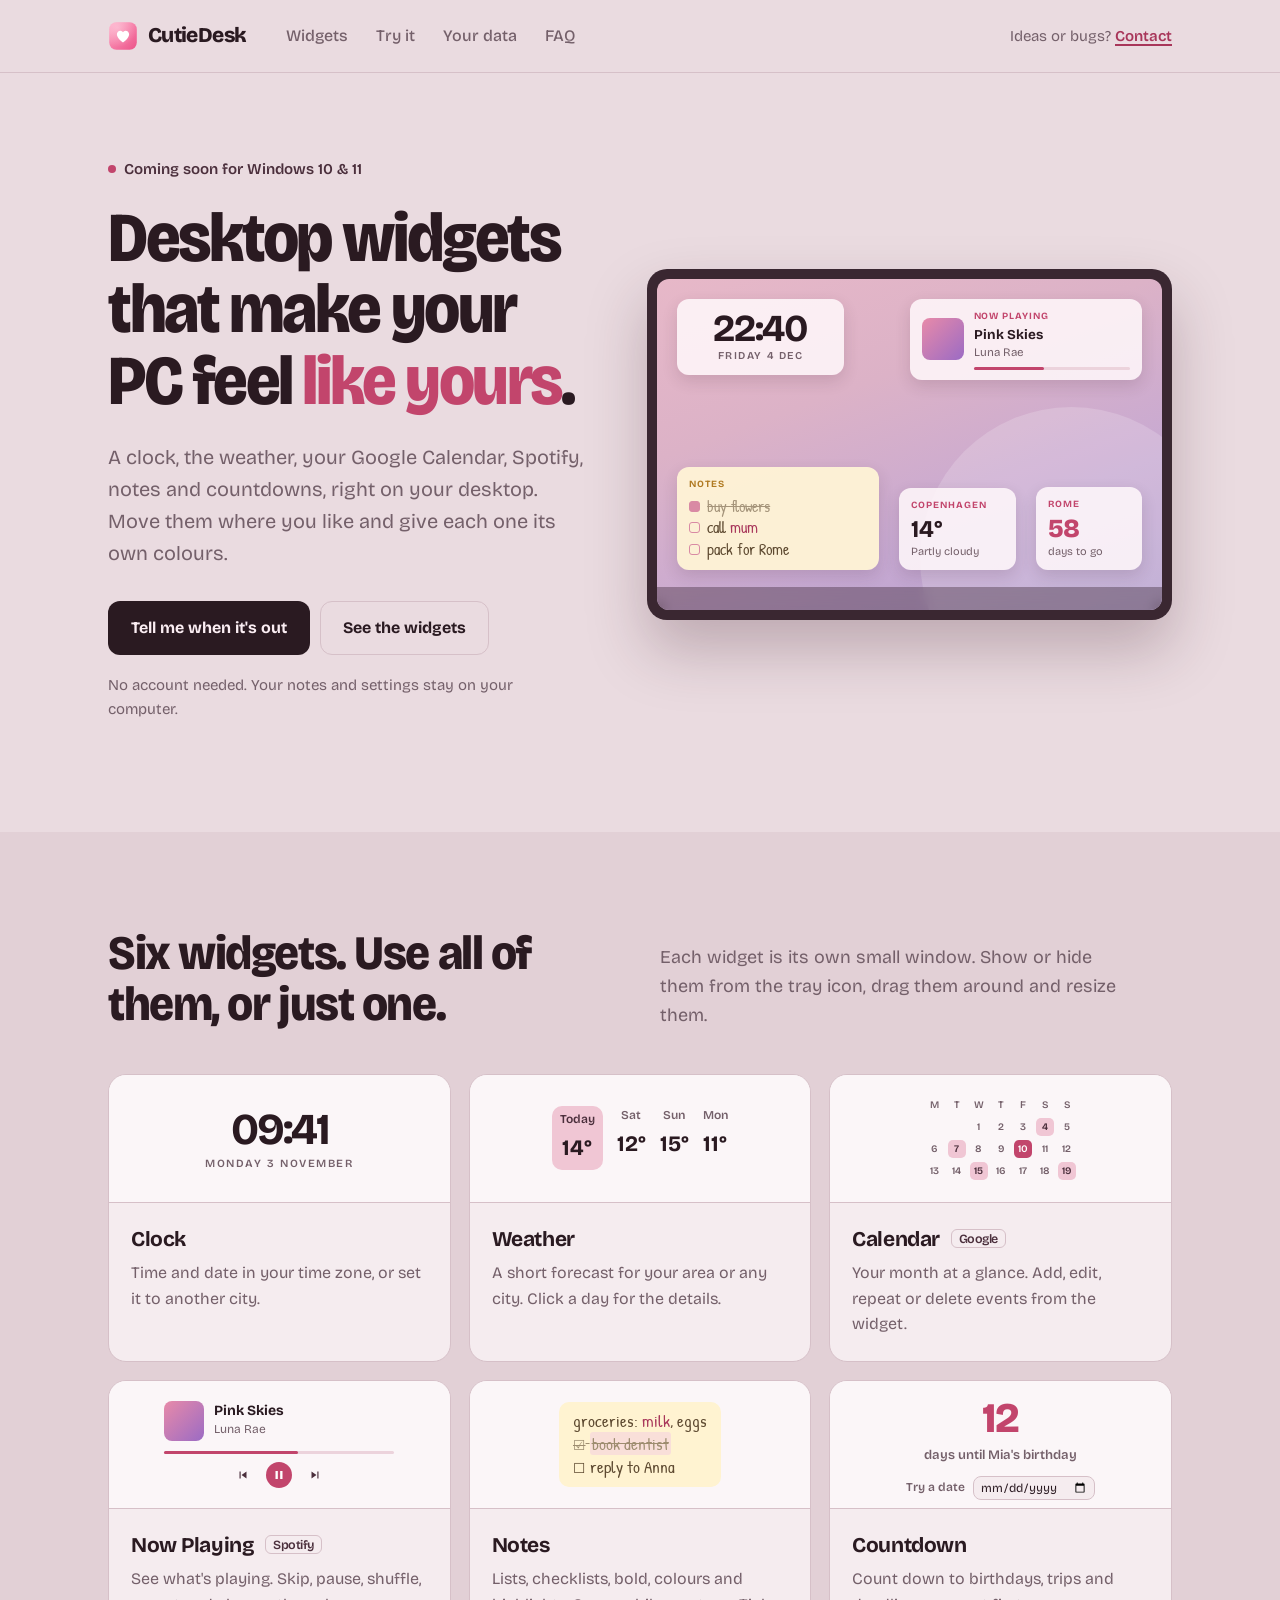
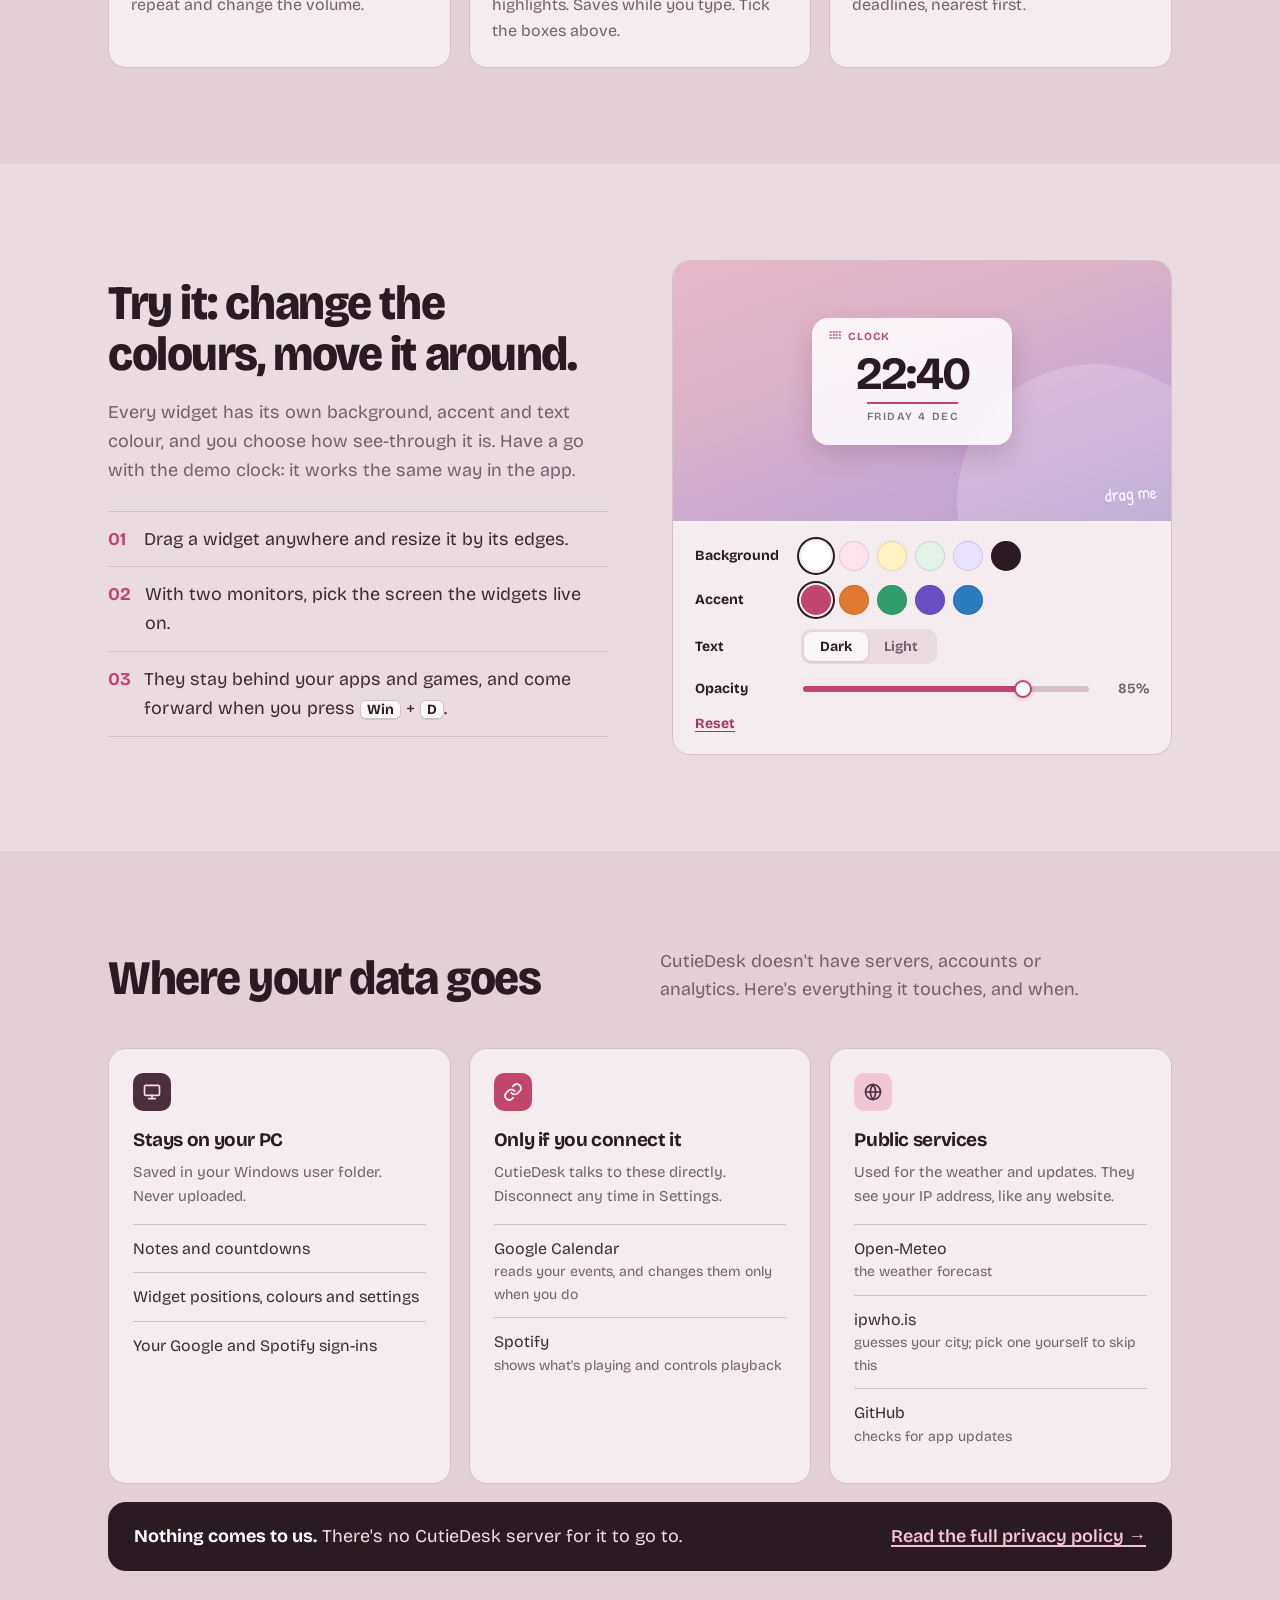
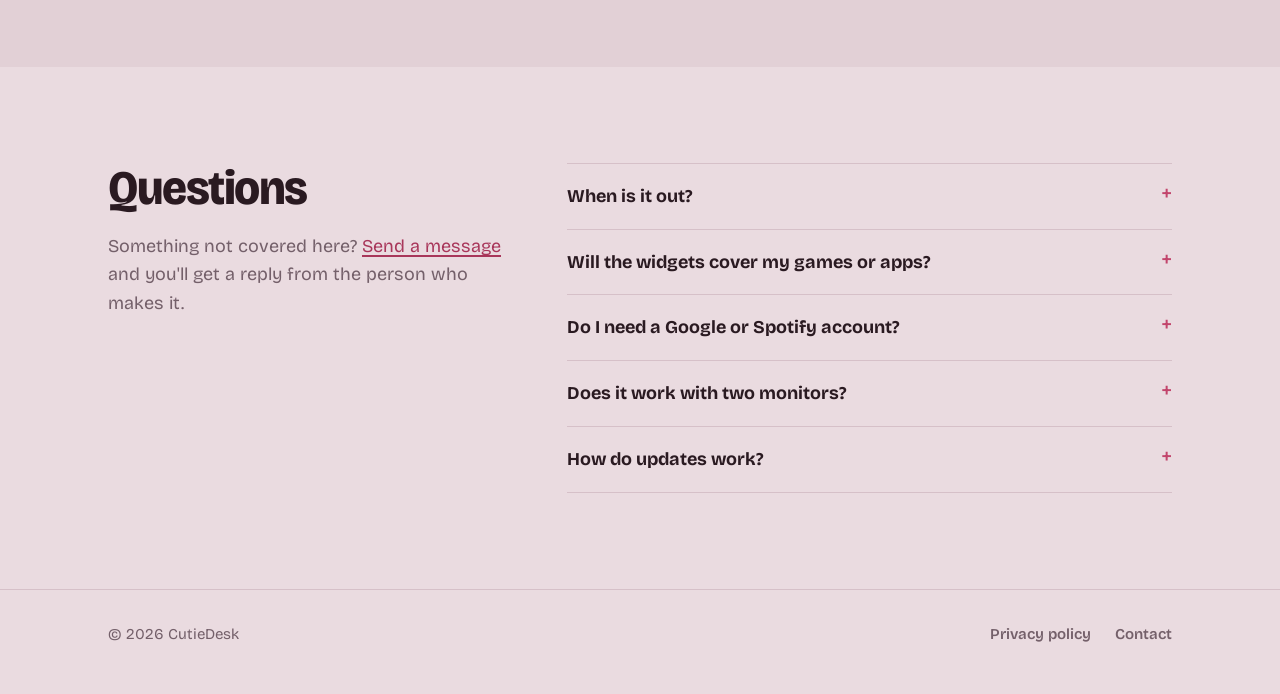
<file: index.html>
<!DOCTYPE html>
<html lang="en">
<head>
<meta charset="UTF-8" />
<meta name="viewport" content="width=device-width, initial-scale=1.0" />
<title>CutieDesk — Desktop widgets for Windows</title>
<meta name="description" content="CutieDesk puts a clock, weather, your Google Calendar, Spotify, notes and countdowns on your Windows desktop. Coming soon." />
<meta name="theme-color" content="#eadbe0" />
<meta property="og:title" content="CutieDesk — Desktop widgets for Windows" />
<meta property="og:description" content="A clock, weather, Google Calendar, Spotify, notes and countdowns on your Windows desktop." />
<link rel="icon" type="image/svg+xml" href="logo.svg" />
<link rel="preload" href="fonts/bricolage.woff2" as="font" type="font/woff2" crossorigin />
<link rel="stylesheet" href="style.css" />
</head>
<body>

<header class="nav">
  <div class="wrap">
    <a class="brand" href="./" aria-label="CutieDesk home">
      <img src="logo.svg" alt="" width="30" height="30" />
      CutieDesk
    </a>
    <nav class="nav-links" aria-label="Main">
      <a href="./#widgets">Widgets</a>
      <a href="./#customise">Try it</a>
      <a href="./#data">Your data</a>
      <a href="./#faq">FAQ</a>
    </nav>
    <div class="nav-right"><span>Ideas or bugs? </span><a href="./contact.html">Contact</a></div>
  </div>
</header>

<main>
  <section class="hero">
    <div class="wrap">
      <div>
        <div class="status">Coming soon for Windows 10 &amp; 11</div>
        <h1>Desktop widgets that make your PC feel <span class="accent">like yours</span>.</h1>
        <p class="lede">
          A clock, the weather, your Google Calendar, Spotify, notes and countdowns, right on your
          desktop. Move them where you like and give each one its own colours.
        </p>
        <div class="actions">
          <a class="btn btn-dark" href="./contact.html?topic=Launch">Tell me when it's out</a>
          <a class="btn btn-line" href="#widgets">See the widgets</a>
        </div>
        <p class="fine">No account needed. Your notes and settings stay on your computer.</p>
      </div>

      <div class="screen" role="img" aria-label="A Windows desktop with CutieDesk widgets: clock, music player, notes, weather and a countdown">
        <div class="wallpaper">
          <div class="mw mw-clock"><div class="t" data-live-time>18:42</div><div class="d" data-live-date>FRIDAY 24 OCT</div></div>
          <div class="mw mw-music">
            <div class="art"></div>
            <div style="min-width:0;flex:1">
              <div class="lab">Now playing</div>
              <div class="s">Pink Skies</div>
              <div class="a">Luna Rae</div>
              <div class="bar"><i></i></div>
            </div>
          </div>
          <div class="mw mw-notes">
            <div class="lab">Notes</div>
            <ul>
              <li><span class="c on"></span><span class="done">buy flowers</span></li>
              <li><span class="c"></span><span>call <b>mum</b></span></li>
              <li><span class="c"></span><span>pack for Rome</span></li>
            </ul>
          </div>
          <div class="mw mw-weather"><div class="lab">Copenhagen</div><div class="t">14°</div><div class="c">Partly cloudy</div></div>
          <div class="mw mw-count"><div class="lab">Rome</div><div class="n">58</div><div class="w">days to go</div></div>
          <div class="taskbar"></div>
        </div>
      </div>
    </div>
  </section>

  <section id="widgets" class="band">
    <div class="wrap">
      <div class="head">
        <h2>Six widgets. Use all of them, or just one.</h2>
        <p>Each widget is its own small window. Show or hide them from the tray icon, drag them around and resize them.</p>
      </div>
      <div class="cards">
        <article class="card">
          <div class="viz"><div class="v-clock">09:41<small>MONDAY 3 NOVEMBER</small></div></div>
          <div class="body"><h3>Clock</h3><p>Time and date in your time zone, or set it to another city.</p></div>
        </article>
        <article class="card">
          <div class="viz">
            <div class="v-weather">
              <div class="on">Today<b>14°</b></div><div>Sat<b>12°</b></div><div>Sun<b>15°</b></div><div>Mon<b>11°</b></div>
            </div>
          </div>
          <div class="body"><h3>Weather</h3><p>A short forecast for your area or any city. Click a day for the details.</p></div>
        </article>
        <article class="card">
          <div class="viz">
            <div class="v-cal" aria-hidden="true">
              <span>M</span><span>T</span><span>W</span><span>T</span><span>F</span><span>S</span><span>S</span>
              <span></span><span></span><span>1</span><span>2</span><span>3</span><span class="e">4</span><span>5</span>
              <span>6</span><span class="e">7</span><span>8</span><span>9</span><span class="t">10</span><span>11</span><span>12</span>
              <span>13</span><span>14</span><span class="e">15</span><span>16</span><span>17</span><span>18</span><span class="e">19</span>
            </div>
          </div>
          <div class="body"><h3>Calendar <span class="tag">Google</span></h3><p>Your month at a glance. Add, edit, repeat or delete events from the widget.</p></div>
        </article>
        <article class="card">
          <div class="viz">
            <div class="v-music">
              <div class="row"><div class="art"></div><div><div class="s">Pink Skies</div><div class="a">Luna Rae</div></div></div>
              <div class="bar"><i></i></div>
              <div class="ctl" aria-hidden="true">
                <svg viewBox="0 0 24 24"><path fill="currentColor" d="M6 6h2v12H6zM9.5 12 18 6v12z"/></svg>
                <span class="p"><svg viewBox="0 0 24 24"><path fill="currentColor" d="M6 5h4v14H6zM14 5h4v14h-4z"/></svg></span>
                <svg viewBox="0 0 24 24"><path fill="currentColor" d="M16 6h2v12h-2zM6 18V6l8.5 6z"/></svg>
              </div>
            </div>
          </div>
          <div class="body"><h3>Now Playing <span class="tag">Spotify</span></h3><p>See what's playing. Skip, pause, shuffle, repeat and change the volume.</p></div>
        </article>
        <article class="card">
          <div class="viz"><div class="v-notes">groceries: <b>milk</b>, eggs<br><span class="done"><button type="button" data-check aria-pressed="true" aria-label="book dentist">☑</button> <mark>book dentist</mark></span><br><span><button type="button" data-check aria-pressed="false" aria-label="reply to Anna">☐</button> reply to Anna</span></div></div>
          <div class="body"><h3>Notes</h3><p>Lists, checklists, bold, colours and highlights. Saves while you type. Tick the boxes above.</p></div>
        </article>
        <article class="card">
          <div class="viz"><div class="v-count"><b id="cdDays">12</b><span id="cdLabel">days until Mia's birthday</span><label class="cd-pick">Try a date <input type="date" id="cdDate" /></label></div></div>
          <div class="body"><h3>Countdown</h3><p>Count down to birthdays, trips and deadlines, nearest first.</p></div>
        </article>
      </div>
    </div>
  </section>

  <section id="customise">
    <div class="wrap split">
      <div>
        <h2>Try it: change the colours, move it around.</h2>
        <p style="margin-top:18px">Every widget has its own background, accent and text colour, and you choose how see-through it is. Have a go with the demo clock: it works the same way in the app.</p>
        <ul class="list">
          <li><span>01</span><span>Drag a widget anywhere and resize it by its edges.</span></li>
          <li><span>02</span><span>With two monitors, pick the screen the widgets live on.</span></li>
          <li><span>03</span><span>They stay behind your apps and games, and come forward when you press <kbd>Win</kbd> + <kbd>D</kbd>.</span></li>
        </ul>
      </div>
      <div class="demo">
        <div class="demo-stage" id="demoStage">
          <div class="demo-widget" id="demoWidget" tabindex="0" role="group" aria-label="Demo clock widget. Drag it, or use the arrow keys to move it.">
            <div class="dw-head"><span class="dw-dots" aria-hidden="true">⠿⠿</span><span>Clock</span></div>
            <div class="dw-time" data-live-time>18:42</div>
            <div class="dw-date" data-live-date>FRIDAY 24 OCT</div>
          </div>
          <span class="demo-hint">drag me</span>
        </div>
        <div class="demo-controls">
          <div class="ctl-row">
            <span class="ctl-label" id="bgLabel">Background</span>
            <div class="chips" role="group" aria-labelledby="bgLabel">
              <button type="button" data-bg="#ffffff" aria-pressed="true" aria-label="White" style="--c:#ffffff"></button>
              <button type="button" data-bg="#ffe3ec" aria-pressed="false" aria-label="Pink" style="--c:#ffe3ec"></button>
              <button type="button" data-bg="#fff3c4" aria-pressed="false" aria-label="Butter" style="--c:#fff3c4"></button>
              <button type="button" data-bg="#dff3e8" aria-pressed="false" aria-label="Mint" style="--c:#dff3e8"></button>
              <button type="button" data-bg="#e8e1ff" aria-pressed="false" aria-label="Lilac" style="--c:#e8e1ff"></button>
              <button type="button" data-bg="#2a1a21" aria-pressed="false" aria-label="Plum" style="--c:#2a1a21"></button>
            </div>
          </div>
          <div class="ctl-row">
            <span class="ctl-label" id="acLabel">Accent</span>
            <div class="chips" role="group" aria-labelledby="acLabel">
              <button type="button" data-accent="#c2456c" aria-pressed="true" aria-label="Rose" style="--c:#c2456c"></button>
              <button type="button" data-accent="#e0782f" aria-pressed="false" aria-label="Orange" style="--c:#e0782f"></button>
              <button type="button" data-accent="#2f9e6b" aria-pressed="false" aria-label="Green" style="--c:#2f9e6b"></button>
              <button type="button" data-accent="#6a4fc4" aria-pressed="false" aria-label="Purple" style="--c:#6a4fc4"></button>
              <button type="button" data-accent="#2b7bbf" aria-pressed="false" aria-label="Blue" style="--c:#2b7bbf"></button>
            </div>
          </div>
          <div class="ctl-row">
            <span class="ctl-label" id="txLabel">Text</span>
            <div class="seg" role="group" aria-labelledby="txLabel">
              <button type="button" data-text="dark" aria-pressed="true">Dark</button>
              <button type="button" data-text="light" aria-pressed="false">Light</button>
            </div>
          </div>
          <div class="ctl-row">
            <label class="ctl-label" for="opacity">Opacity</label>
            <input type="range" id="opacity" min="30" max="100" value="85" />
            <span class="ctl-value" id="opacityValue">85%</span>
          </div>
          <button type="button" class="reset" id="demoReset">Reset</button>
        </div>
      </div>
    </div>
  </section>

  <section id="data" class="band">
    <div class="wrap">
      <div class="head">
        <h2>Where your data goes</h2>
        <p>CutieDesk doesn't have servers, accounts or analytics. Here's everything it touches, and when.</p>
      </div>
      <div class="flow">
        <div class="flow-col c1">
          <div class="icon"><svg viewBox="0 0 24 24" fill="none" stroke="currentColor" stroke-width="2" stroke-linecap="round" stroke-linejoin="round"><rect x="3" y="4" width="18" height="12" rx="2"/><path d="M8 20h8M12 16v4"/></svg></div>
          <h3>Stays on your PC</h3>
          <p class="why">Saved in your Windows user folder. Never uploaded.</p>
          <ul>
            <li>Notes and countdowns</li>
            <li>Widget positions, colours and settings</li>
            <li>Your Google and Spotify sign-ins</li>
          </ul>
        </div>
        <div class="flow-col c2">
          <div class="icon"><svg viewBox="0 0 24 24" fill="none" stroke="currentColor" stroke-width="2" stroke-linecap="round" stroke-linejoin="round"><path d="M10 13a5 5 0 0 0 7.5.5l3-3a5 5 0 0 0-7-7l-1.7 1.7"/><path d="M14 11a5 5 0 0 0-7.5-.5l-3 3a5 5 0 0 0 7 7l1.7-1.7"/></svg></div>
          <h3>Only if you connect it</h3>
          <p class="why">CutieDesk talks to these directly. Disconnect any time in Settings.</p>
          <ul>
            <li>Google Calendar<small>reads your events, and changes them only when you do</small></li>
            <li>Spotify<small>shows what's playing and controls playback</small></li>
          </ul>
        </div>
        <div class="flow-col c3">
          <div class="icon"><svg viewBox="0 0 24 24" fill="none" stroke="currentColor" stroke-width="2" stroke-linecap="round" stroke-linejoin="round"><circle cx="12" cy="12" r="9"/><path d="M3 12h18M12 3a14 14 0 0 1 0 18M12 3a14 14 0 0 0 0 18"/></svg></div>
          <h3>Public services</h3>
          <p class="why">Used for the weather and updates. They see your IP address, like any website.</p>
          <ul>
            <li>Open-Meteo<small>the weather forecast</small></li>
            <li>ipwho.is<small>guesses your city; pick one yourself to skip this</small></li>
            <li>GitHub<small>checks for app updates</small></li>
          </ul>
        </div>
      </div>
      <div class="nothing">
        <span><strong>Nothing comes to us.</strong> There's no CutieDesk server for it to go to.</span>
        <a href="./privacy.html">Read the full privacy policy →</a>
      </div>
    </div>
  </section>

  <section id="faq">
    <div class="wrap faq">
      <div class="side">
        <h2>Questions</h2>
        <p>Something not covered here? <a href="./contact.html">Send a message</a> and you'll get a reply from the person who makes it.</p>
      </div>
      <div>
        <details>
          <summary>When is it out?</summary>
          <p>Soon. It's in testing with a small group right now. <a href="./contact.html?topic=Launch">Leave your email</a> if you'd like to hear when it's ready.</p>
        </details>
        <details>
          <summary>Will the widgets cover my games or apps?</summary>
          <p>No. They sit just above the wallpaper, behind everything else, including fullscreen games. Show the desktop and they're there; open something and they're behind it again.</p>
        </details>
        <details>
          <summary>Do I need a Google or Spotify account?</summary>
          <p>Only for the Calendar and Now Playing widgets. Spotify only lets apps control playback for Premium accounts, so the play, skip, shuffle and volume buttons need Premium.</p>
        </details>
        <details>
          <summary>Does it work with two monitors?</summary>
          <p>Yes. Pick which screen the widgets go on from the tray icon or in Settings.</p>
        </details>
        <details>
          <summary>How do updates work?</summary>
          <p>The app checks for updates in the background and installs them when you close it. You don't have to download anything again.</p>
        </details>
      </div>
    </div>
  </section>
</main>

<footer>
  <div class="wrap">
    <span>© 2026 CutieDesk</span>
    <nav aria-label="Footer">
      <a href="./privacy.html">Privacy policy</a>
      <a href="./contact.html">Contact</a>
    </nav>
  </div>
</footer>
<script src="script.js" defer></script>
</body>
</html>
</file>
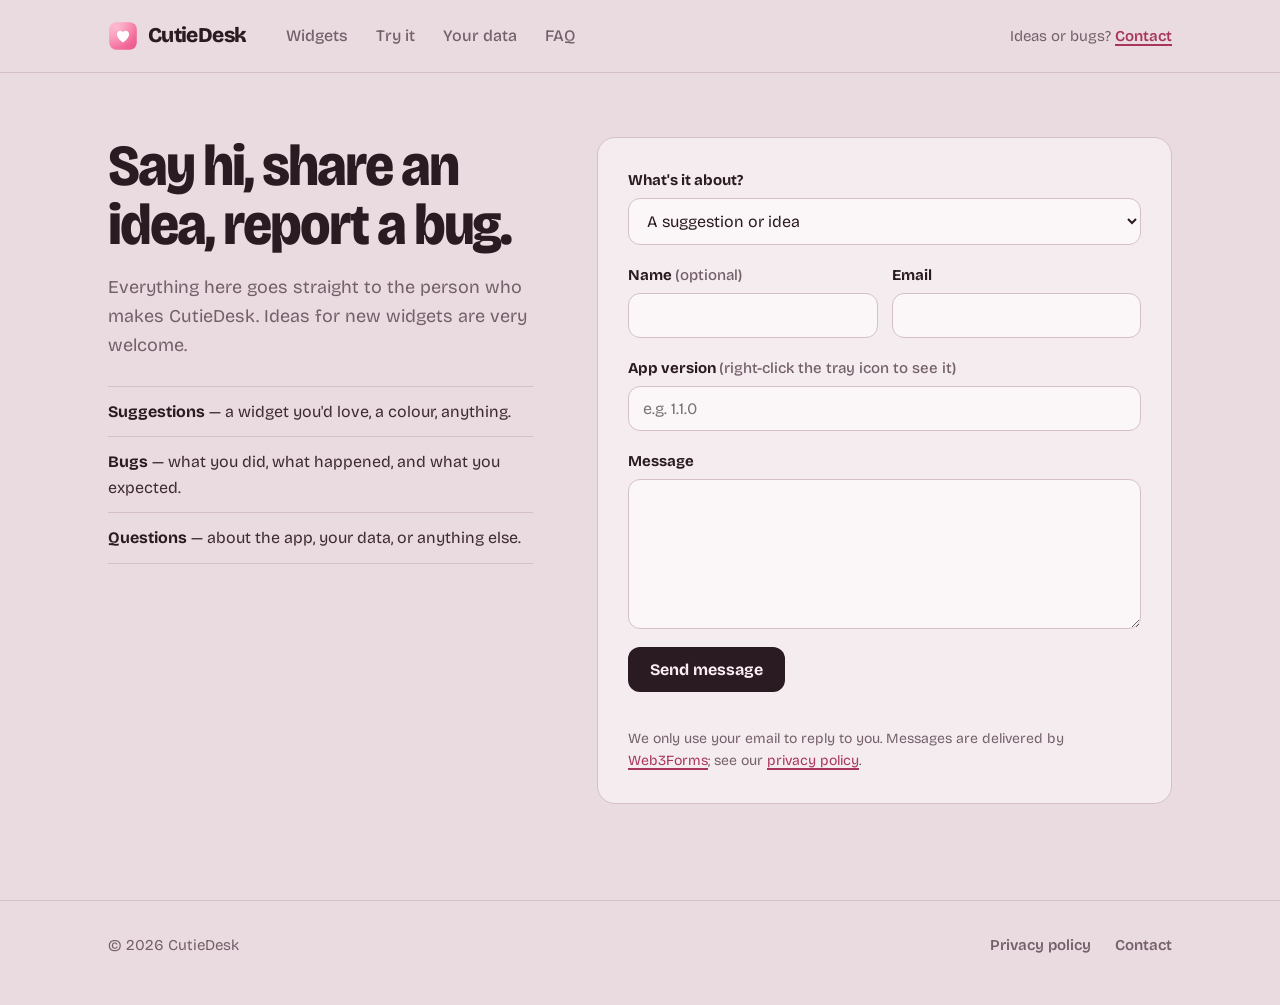
<file: contact.html>
<!DOCTYPE html>
<html lang="en">
<head>
<meta charset="UTF-8" />
<meta name="viewport" content="width=device-width, initial-scale=1.0" />
<title>Contact — CutieDesk</title>
<meta name="description" content="Send CutieDesk a suggestion, bug report or question." />
<meta name="theme-color" content="#eadbe0" />
<link rel="icon" type="image/svg+xml" href="logo.svg" />
<link rel="stylesheet" href="style.css" />
</head>
<body>
<header class="nav">
  <div class="wrap">
    <a class="brand" href="./" aria-label="CutieDesk home">
      <img src="logo.svg" alt="" width="30" height="30" />
      CutieDesk
    </a>
    <nav class="nav-links" aria-label="Main">
      <a href="./#widgets">Widgets</a>
      <a href="./#customise">Try it</a>
      <a href="./#data">Your data</a>
      <a href="./#faq">FAQ</a>
    </nav>
    <div class="nav-right"><span>Ideas or bugs? </span><a href="./contact.html">Contact</a></div>
  </div>
</header>
<main class="contact">
  <div class="wrap">
    <div class="intro">
      <h1>Say hi, share an idea, report a bug.</h1>
      <p>Everything here goes straight to the person who makes CutieDesk. Ideas for new widgets are very welcome.</p>
      <ul>
        <li><b>Suggestions</b> — a widget you'd love, a colour, anything.</li>
        <li><b>Bugs</b> — what you did, what happened, and what you expected.</li>
        <li><b>Questions</b> — about the app, your data, or anything else.</li>
      </ul>
    </div>

    <form class="form" id="contactForm" action="https://api.web3forms.com/submit" method="POST">
      <input type="hidden" name="access_key" value="7cb7eed7-9dcd-4cdc-b378-cf4a2c56857a" />
      <input type="hidden" name="subject" id="subject" value="CutieDesk: Suggestion" />
      <input type="hidden" name="from_name" value="cutiedesk.app" />
      <input type="checkbox" name="botcheck" class="hp" tabindex="-1" autocomplete="off" aria-hidden="true" />

      <div class="field">
        <label for="topic">What's it about?</label>
        <select id="topic" name="topic">
          <option value="Suggestion">A suggestion or idea</option>
          <option value="Bug report">Something isn't working (bug)</option>
          <option value="Question">A question</option>
          <option value="Launch">Let me know when it's out</option>
          <option value="Other">Something else</option>
        </select>
      </div>

      <div class="two">
        <div class="field">
          <label for="name">Name <span>(optional)</span></label>
          <input id="name" name="name" type="text" autocomplete="name" maxlength="80" />
        </div>
        <div class="field">
          <label for="email">Email</label>
          <input id="email" name="email" type="email" autocomplete="email" required maxlength="160" />
        </div>
      </div>

      <div class="field" id="bugOnly" hidden>
        <label for="version">App version <span>(right-click the tray icon to see it)</span></label>
        <input id="version" name="app_version" type="text" placeholder="e.g. 1.1.0" maxlength="20" />
      </div>

      <div class="field">
        <label for="message">Message <span id="msgOptional" hidden>(optional)</span></label>
        <textarea id="message" name="message" maxlength="5000" required></textarea>
      </div>

      <button class="btn btn-dark" id="sendBtn" type="submit">Send message</button>
      <p class="form-status" id="formStatus" role="status" aria-live="polite"></p>
      <p class="form-note">We only use your email to reply to you. Messages are delivered by <a href="https://web3forms.com/privacy" target="_blank" rel="noopener">Web3Forms</a>; see our <a href="./privacy.html">privacy policy</a>.</p>
    </form>
  </div>
</main>
<footer>
  <div class="wrap">
    <span>© 2026 CutieDesk</span>
    <nav aria-label="Footer">
      <a href="./privacy.html">Privacy policy</a>
      <a href="./contact.html">Contact</a>
    </nav>
  </div>
</footer>
<script src="script.js" defer></script>
</body>
</html>
</file>
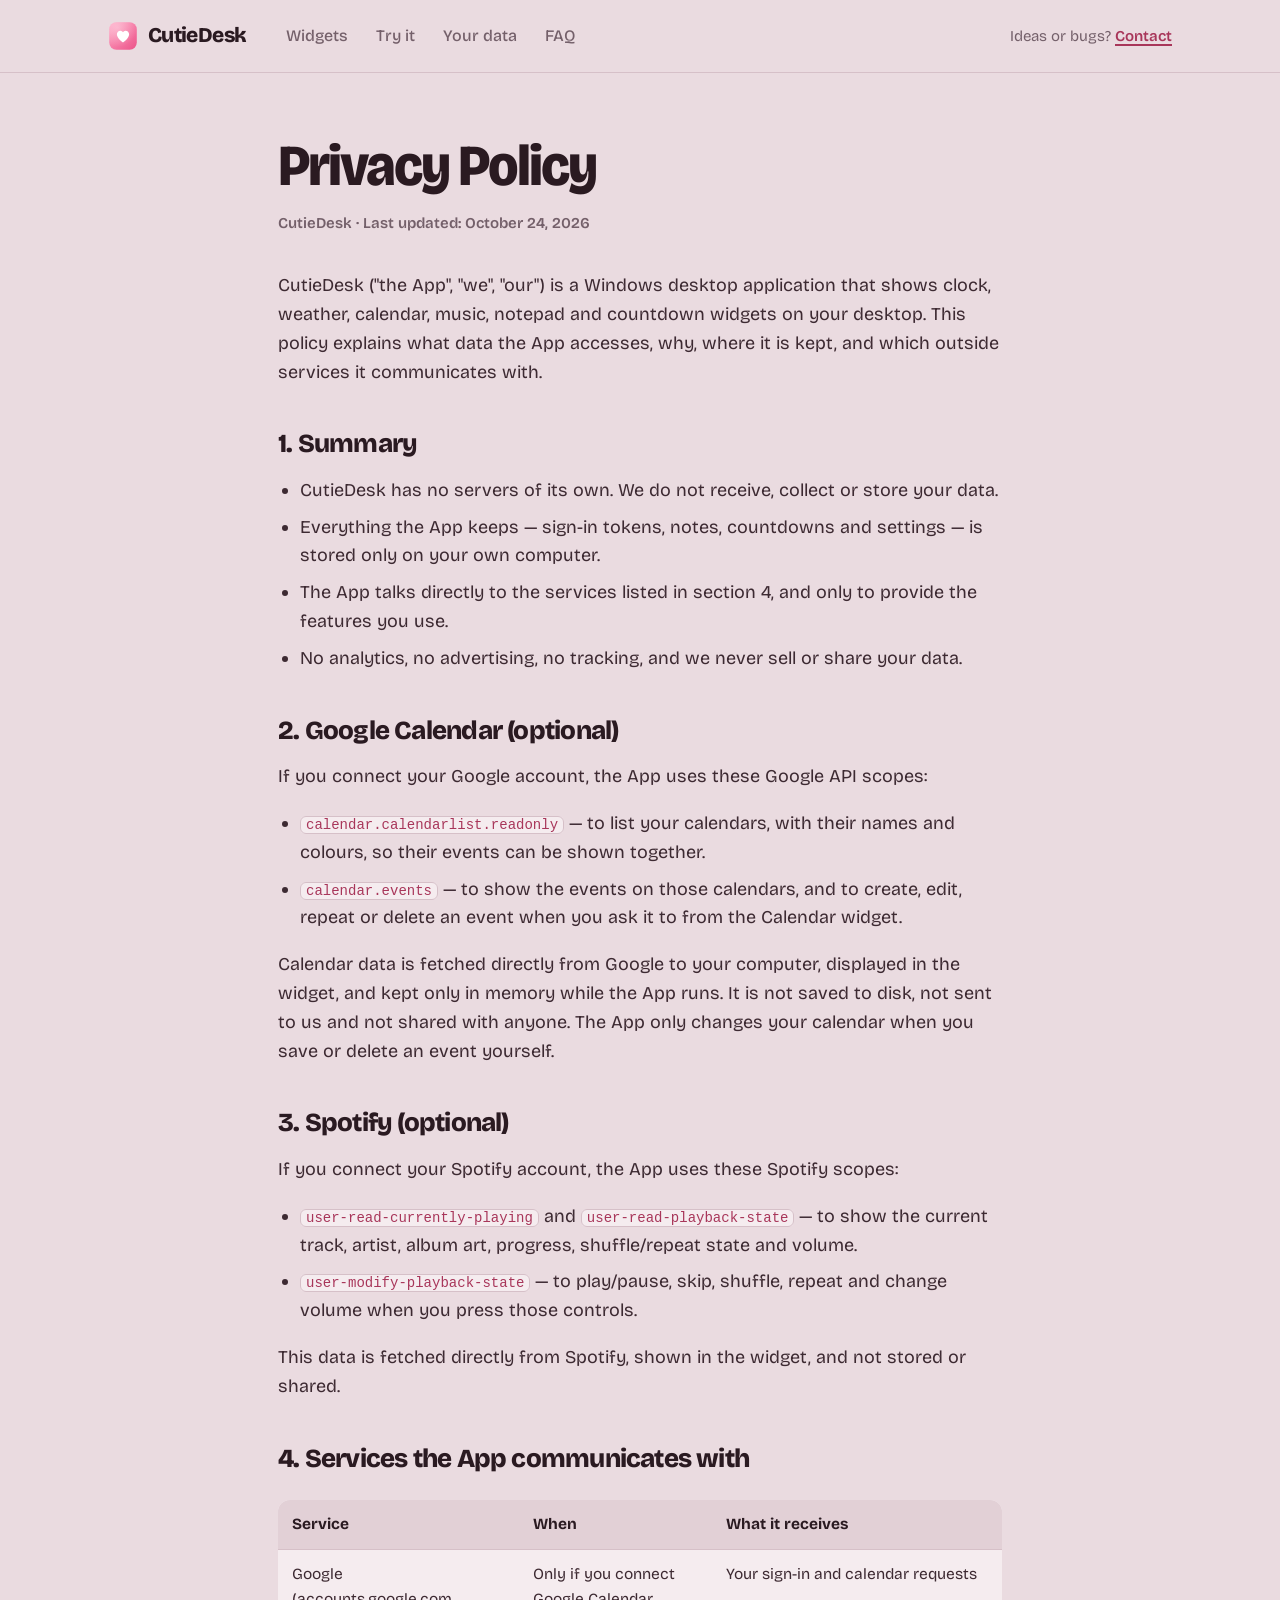
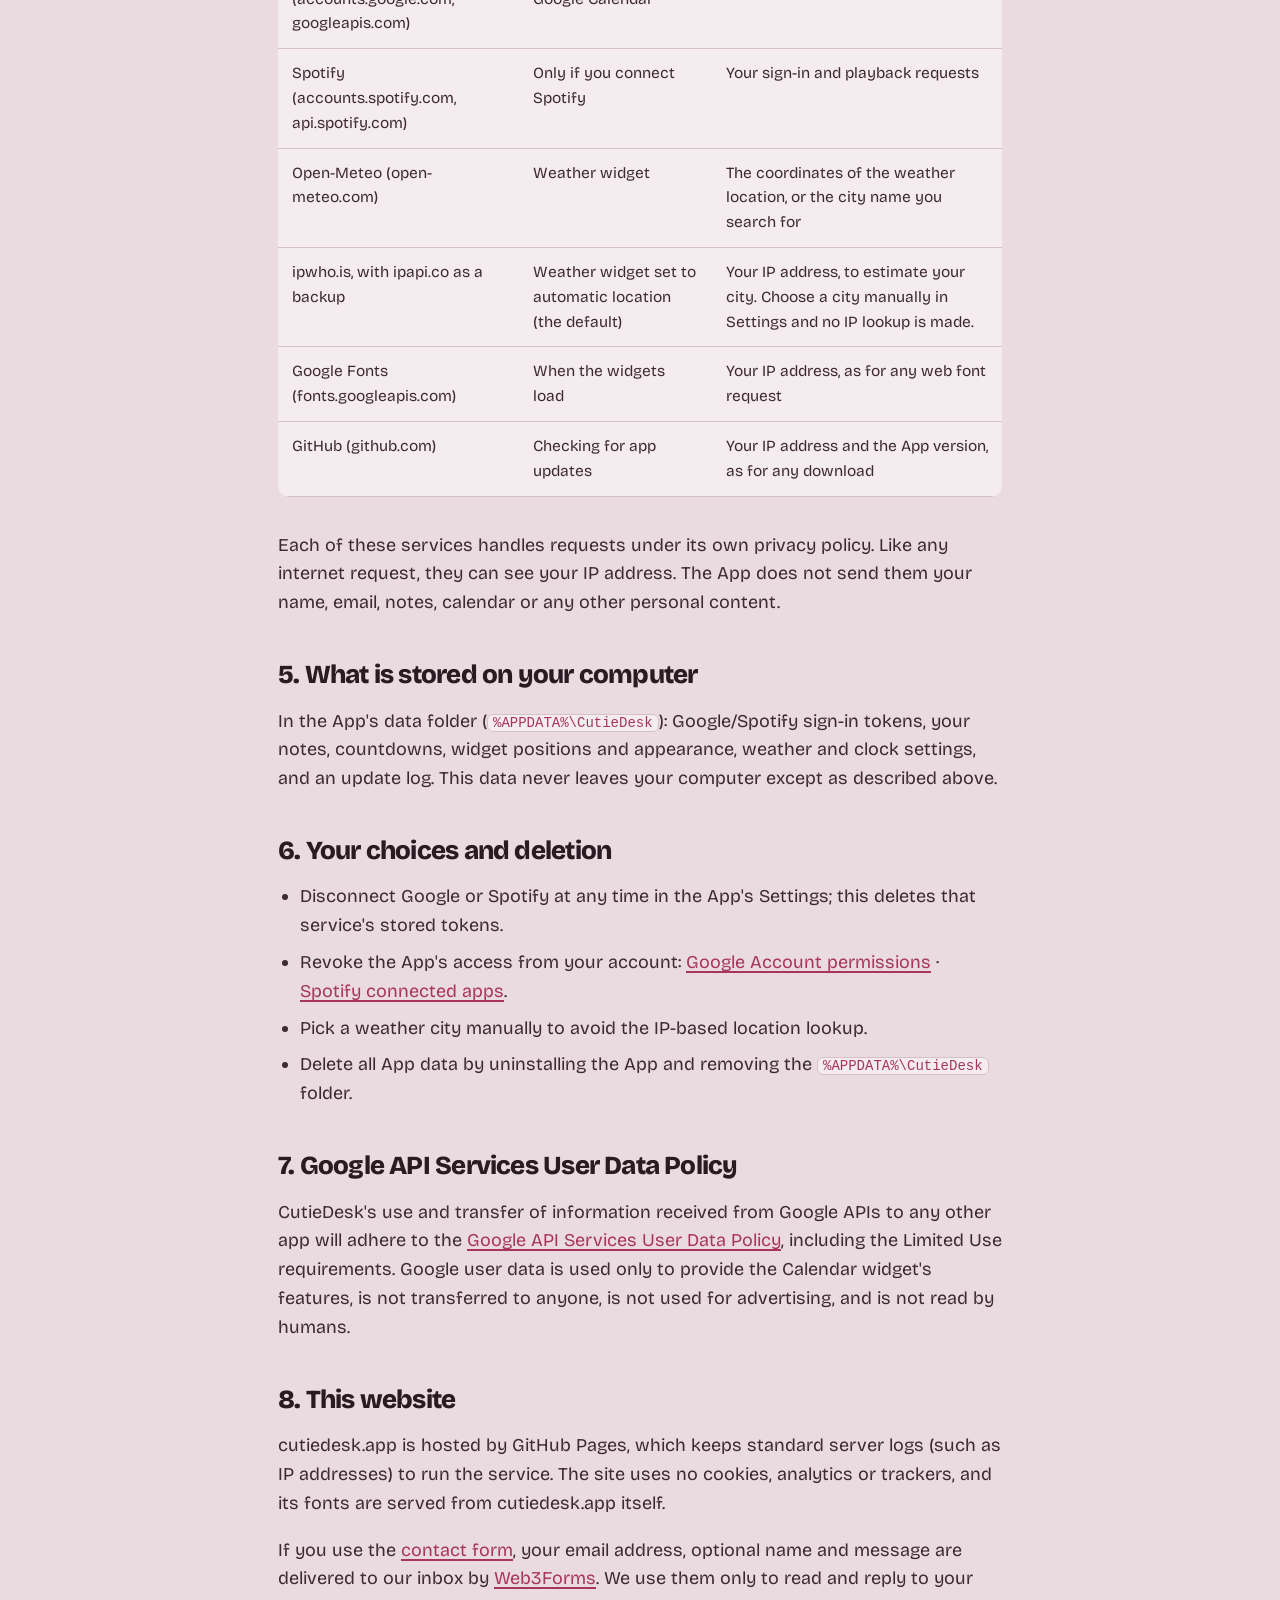
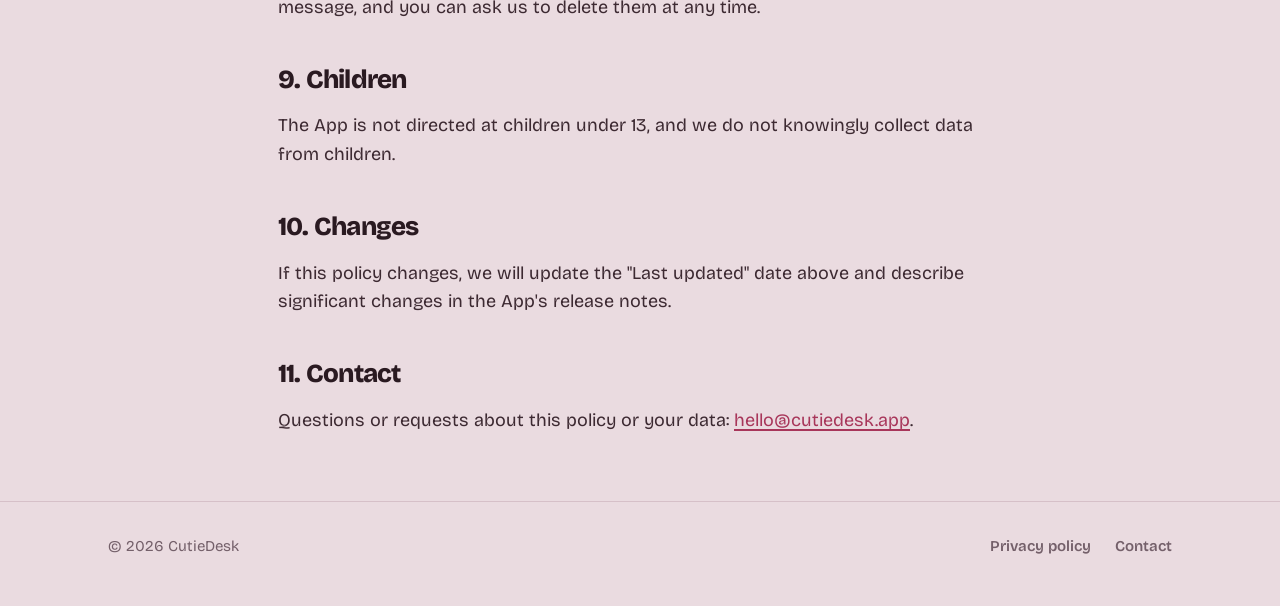
<file: privacy.html>
<!DOCTYPE html>
<html lang="en">
<head>
<meta charset="UTF-8" />
<meta name="viewport" content="width=device-width, initial-scale=1.0" />
<title>Privacy Policy — CutieDesk</title>
<meta name="description" content="What CutieDesk accesses, why, where it is stored, and which services it talks to." />
<meta name="theme-color" content="#eadbe0" />
<link rel="icon" type="image/svg+xml" href="logo.svg" />
<link rel="stylesheet" href="style.css" />
</head>
<body>
<header class="nav">
  <div class="wrap">
    <a class="brand" href="./" aria-label="CutieDesk home">
      <img src="logo.svg" alt="" width="30" height="30" />
      CutieDesk
    </a>
    <nav class="nav-links" aria-label="Main">
      <a href="./#widgets">Widgets</a>
      <a href="./#customise">Try it</a>
      <a href="./#data">Your data</a>
      <a href="./#faq">FAQ</a>
    </nav>
    <div class="nav-right"><span>Ideas or bugs? </span><a href="./contact.html">Contact</a></div>
  </div>
</header>
<main class="doc">
<h1>Privacy Policy</h1>
  <p class="updated">CutieDesk · Last updated: October 24, 2026</p>

  <p>
    CutieDesk ("the App", "we", "our") is a Windows desktop application that shows clock, weather,
    calendar, music, notepad and countdown widgets on your desktop. This policy explains what data the
    App accesses, why, where it is kept, and which outside services it communicates with.
  </p>

  <h2>1. Summary</h2>
  <ul>
    <li>CutieDesk has no servers of its own. We do not receive, collect or store your data.</li>
    <li>Everything the App keeps — sign-in tokens, notes, countdowns and settings — is stored only on your own computer.</li>
    <li>The App talks directly to the services listed in section 4, and only to provide the features you use.</li>
    <li>No analytics, no advertising, no tracking, and we never sell or share your data.</li>
  </ul>

  <h2>2. Google Calendar (optional)</h2>
  <p>
    If you connect your Google account, the App uses these Google API scopes:
  </p>
  <ul>
    <li><code>calendar.calendarlist.readonly</code> — to list your calendars, with their names and colours, so their events can be shown together.</li>
    <li><code>calendar.events</code> — to show the events on those calendars, and to create, edit, repeat or delete an event
      when you ask it to from the Calendar widget.</li>
  </ul>
  <p>
    Calendar data is fetched directly from Google to your computer, displayed in the widget, and kept only in
    memory while the App runs. It is not saved to disk, not sent to us and not shared with anyone. The App only
    changes your calendar when you save or delete an event yourself.
  </p>

  <h2>3. Spotify (optional)</h2>
  <p>
    If you connect your Spotify account, the App uses these Spotify scopes:
  </p>
  <ul>
    <li><code>user-read-currently-playing</code> and <code>user-read-playback-state</code> — to show the current track,
      artist, album art, progress, shuffle/repeat state and volume.</li>
    <li><code>user-modify-playback-state</code> — to play/pause, skip, shuffle, repeat and change volume when you press those controls.</li>
  </ul>
  <p>This data is fetched directly from Spotify, shown in the widget, and not stored or shared.</p>

  <h2>4. Services the App communicates with</h2>
  <div class="table-scroll"><table>
    <tr><th>Service</th><th>When</th><th>What it receives</th></tr>
    <tr><td>Google (accounts.google.com, googleapis.com)</td><td>Only if you connect Google Calendar</td><td>Your sign-in and calendar requests</td></tr>
    <tr><td>Spotify (accounts.spotify.com, api.spotify.com)</td><td>Only if you connect Spotify</td><td>Your sign-in and playback requests</td></tr>
    <tr><td>Open-Meteo (open-meteo.com)</td><td>Weather widget</td><td>The coordinates of the weather location, or the city name you search for</td></tr>
    <tr><td>ipwho.is, with ipapi.co as a backup</td><td>Weather widget set to automatic location (the default)</td><td>Your IP address, to estimate your city. Choose a city manually in Settings and no IP lookup is made.</td></tr>
    <tr><td>Google Fonts (fonts.googleapis.com)</td><td>When the widgets load</td><td>Your IP address, as for any web font request</td></tr>
    <tr><td>GitHub (github.com)</td><td>Checking for app updates</td><td>Your IP address and the App version, as for any download</td></tr>
  </table></div>
  <p>
    Each of these services handles requests under its own privacy policy. Like any internet request, they can see your
    IP address. The App does not send them your name, email, notes, calendar or any other personal content.
  </p>

  <h2>5. What is stored on your computer</h2>
  <p>
    In the App's data folder (<code>%APPDATA%\CutieDesk</code>): Google/Spotify sign-in tokens, your notes, countdowns,
    widget positions and appearance, weather and clock settings, and an update log. This data never leaves your computer
    except as described above.
  </p>

  <h2>6. Your choices and deletion</h2>
  <ul>
    <li>Disconnect Google or Spotify at any time in the App's Settings; this deletes that service's stored tokens.</li>
    <li>Revoke the App's access from your account:
      <a href="https://myaccount.google.com/permissions" target="_blank" rel="noopener">Google Account permissions</a> ·
      <a href="https://www.spotify.com/account/apps/" target="_blank" rel="noopener">Spotify connected apps</a>.</li>
    <li>Pick a weather city manually to avoid the IP-based location lookup.</li>
    <li>Delete all App data by uninstalling the App and removing the <code>%APPDATA%\CutieDesk</code> folder.</li>
  </ul>

  <h2>7. Google API Services User Data Policy</h2>
  <p>
    CutieDesk's use and transfer of information received from Google APIs to any other app will adhere to the
    <a href="https://developers.google.com/terms/api-services-user-data-policy" target="_blank" rel="noopener">Google API Services User Data Policy</a>,
    including the Limited Use requirements. Google user data is used only to provide the Calendar widget's features,
    is not transferred to anyone, is not used for advertising, and is not read by humans.
  </p>

  <h2>8. This website</h2>
  <p>
    cutiedesk.app is hosted by GitHub Pages, which keeps standard server logs (such as IP addresses) to run the service.
    The site uses no cookies, analytics or trackers, and its fonts are served from cutiedesk.app itself.
  </p>
  <p>
    If you use the <a href="./contact.html">contact form</a>, your email address, optional name and message are delivered
    to our inbox by <a href="https://web3forms.com/privacy" target="_blank" rel="noopener">Web3Forms</a>. We use them only to read
    and reply to your message, and you can ask us to delete them at any time.
  </p>

  <h2>9. Children</h2>
  <p>The App is not directed at children under 13, and we do not knowingly collect data from children.</p>

  <h2>10. Changes</h2>
  <p>If this policy changes, we will update the "Last updated" date above and describe significant changes in the App's release notes.</p>

  <h2>11. Contact</h2>
  <p>
    Questions or requests about this policy or your data:
    <a href="mailto:hello@cutiedesk.app">hello@cutiedesk.app</a>.
  </p>
</main>
<footer>
  <div class="wrap">
    <span>© 2026 CutieDesk</span>
    <nav aria-label="Footer">
      <a href="./privacy.html">Privacy policy</a>
      <a href="./contact.html">Contact</a>
    </nav>
  </div>
</footer>
</body>
</html>
</file>
<file: style.css>
/* CutieDesk — cutiedesk.app */
@font-face { font-family: "Bricolage Grotesque"; src: url("fonts/bricolage.woff2") format("woff2"); font-weight: 200 800; font-stretch: 75% 100%; font-display: swap; }
@font-face { font-family: "Patrick Hand"; src: url("fonts/patrickhand.woff2") format("woff2"); font-weight: 400; font-display: swap; }

:root {
  --bg: #eadbe0;          /* dusty rose page */
  --bg-2: #e2d0d6;        /* slightly deeper band */
  --surface: #f5ecef;     /* cards */
  --surface-2: #fbf6f8;
  --ink: #2a1a21;         /* headings */
  --text: #3d2a32;
  --muted: #74606a;
  --line: #d6c0c8;
  --rose: #c2456c;        /* main accent */
  --rose-deep: #a8365a;
  --rose-soft: #f0c6d4;
  --plum: #4b2f3c;
  --font: "Bricolage Grotesque", -apple-system, "Segoe UI", Roboto, Arial, sans-serif;
  --hand: "Patrick Hand", "Segoe Print", cursive;
  --radius: 18px;
  --wrap: 1120px;
}

* { box-sizing: border-box; }
html { scroll-behavior: smooth; }
body {
  margin: 0; background: var(--bg); color: var(--text); font-family: var(--font);
  font-size: 18px; line-height: 1.6; font-optical-sizing: auto; -webkit-font-smoothing: antialiased;
}
a { color: var(--rose-deep); text-underline-offset: 3px; text-decoration-thickness: 1.5px; }
a:hover { color: var(--rose); }
.wrap { max-width: var(--wrap); margin: 0 auto; padding: 0 28px; }
:focus-visible { outline: 3px solid var(--rose); outline-offset: 3px; border-radius: 8px; }
h1, h2, h3 { color: var(--ink); margin: 0; font-weight: 700; letter-spacing: -0.02em; }
.accent { color: var(--rose); }

/* ---- Nav ---- */
.nav { border-bottom: 1px solid var(--line); }
.nav .wrap { display: flex; align-items: center; gap: 40px; height: 72px; }
.brand { display: flex; align-items: center; gap: 10px; color: var(--ink); text-decoration: none; font-weight: 800; font-size: 21px; letter-spacing: -0.03em; }
.brand:hover { color: var(--ink); }
.brand img { width: 30px; height: 30px; display: block; }
.nav-links { display: flex; gap: 28px; }
.nav-links a { color: var(--muted); text-decoration: none; font-weight: 500; font-size: 16px; }
.nav-links a:hover { color: var(--ink); }
.nav-right { margin-left: auto; font-size: 15px; color: var(--muted); }
.nav-right a { font-weight: 600; }

/* ---- Hero ---- */
.hero { padding: 80px 0 96px; }
.hero .wrap { display: grid; grid-template-columns: 0.95fr 1.05fr; gap: 64px; align-items: center; }
.status { display: inline-flex; align-items: center; gap: 8px; font-size: 15px; font-weight: 600; color: var(--plum); margin-bottom: 22px; }
.status::before { content: ""; width: 8px; height: 8px; border-radius: 50%; background: var(--rose); }
h1 { font-size: clamp(44px, 5.8vw, 70px); line-height: 1.02; letter-spacing: -0.035em; font-weight: 800; font-stretch: 90%; margin-bottom: 24px; }
.lede { font-size: 20px; color: var(--muted); max-width: 500px; margin: 0 0 32px; }
.btn {
  display: inline-flex; align-items: center; gap: 8px; border-radius: 12px; font-family: var(--font); font-weight: 700; font-size: 16px;
  padding: 13px 22px; text-decoration: none; border: 1.5px solid transparent; transition: background .15s ease, border-color .15s ease;
}
.btn-dark { background: var(--ink); color: #fbeef3; }
.btn-dark:hover { background: var(--plum); color: #fff; }
.btn-line { border-color: var(--line); color: var(--ink); background: transparent; }
.btn-line:hover { border-color: var(--plum); color: var(--ink); }
.actions { display: flex; flex-wrap: wrap; gap: 10px; }
.fine { margin-top: 18px; font-size: 15px; color: var(--muted); }

/* ---- Desktop mockup ---- */
.screen { border-radius: 20px; padding: 10px; background: #3a2731; box-shadow: 0 30px 60px rgba(60, 25, 40, .25); }
.wallpaper {
  position: relative; border-radius: 12px; overflow: hidden; aspect-ratio: 16 / 10.5;
  background: linear-gradient(160deg, #e7b8c8 0%, #dcb2c7 35%, #c7a9d2 70%, #b49fcd 100%);
}
.wallpaper::before { content: ""; position: absolute; width: 60%; aspect-ratio: 1; border-radius: 50%; right: -12%; bottom: -30%; background: rgba(255, 255, 255, .18); }
.taskbar { position: absolute; left: 0; right: 0; bottom: 0; height: 7%; background: rgba(40, 22, 32, .35); backdrop-filter: blur(6px); }
.mw { position: absolute; background: rgba(255, 249, 251, .86); border-radius: 12px; box-shadow: 0 6px 16px rgba(60, 25, 40, .14); padding: 10px 12px; color: var(--text); font-size: 13px; }
.mw .lab { font-size: 9.5px; font-weight: 700; letter-spacing: .1em; text-transform: uppercase; color: var(--rose); margin-bottom: 3px; }
.mw-clock { left: 4%; top: 6%; width: 33%; text-align: center; }
.mw-clock .t { font-size: clamp(26px, 3.4vw, 38px); font-weight: 700; letter-spacing: -0.03em; color: var(--ink); line-height: 1.05; }
.mw-clock .d { font-size: 10.5px; color: var(--muted); font-weight: 600; letter-spacing: .14em; }
.mw-music { right: 4%; top: 6%; width: 46%; display: flex; gap: 10px; align-items: center; }
.mw-music .art { width: 42px; height: 42px; border-radius: 8px; background: linear-gradient(135deg, #e88aa9, #9b6bc4); flex-shrink: 0; }
.mw-music .s { font-weight: 700; font-size: 13.5px; line-height: 1.2; color: var(--ink); }
.mw-music .a { font-size: 11.5px; color: var(--muted); }
.mw-music .bar { height: 3px; border-radius: 2px; background: #ecd3dc; margin-top: 6px; }
.mw-music .bar i { display: block; width: 45%; height: 100%; border-radius: 2px; background: var(--rose); }
.mw-notes { left: 4%; bottom: 12%; width: 40%; background: rgba(255, 245, 214, .94); }
.mw-notes .lab { color: #b07a22; }
.mw-notes ul { list-style: none; margin: 0; padding: 0; font-family: var(--hand); font-size: 16px; line-height: 1.35; color: #5e4a31; }
.mw-notes li { display: flex; gap: 7px; align-items: center; }
.mw-notes .c { width: 11px; height: 11px; border-radius: 3px; border: 1.5px solid #d98aa4; flex-shrink: 0; }
.mw-notes .c.on { background: #d98aa4; }
.mw-notes .done { text-decoration: line-through; opacity: .55; }
.mw-notes b { color: var(--rose-deep); font-weight: 400; }
.mw-weather { left: 48%; bottom: 12%; width: 23%; }
.mw-weather .t { font-size: 24px; font-weight: 700; color: var(--ink); line-height: 1.1; }
.mw-weather .c { font-size: 11px; color: var(--muted); }
.mw-count { right: 4%; bottom: 12%; width: 21%; }
.mw-count .n { font-size: 26px; font-weight: 800; color: var(--rose); line-height: 1.05; letter-spacing: -0.02em; }
.mw-count .w { font-size: 11px; color: var(--muted); }

/* ---- Sections ---- */
section { padding: 96px 0; scroll-margin-top: 20px; }
.band { background: var(--bg-2); }
.head { display: grid; grid-template-columns: 1fr 1fr; gap: 40px; align-items: end; margin-bottom: 44px; }
h2 { font-size: clamp(34px, 4vw, 48px); line-height: 1.06; letter-spacing: -0.03em; font-weight: 800; font-stretch: 92%; }
.head p { color: var(--muted); margin: 0; max-width: 460px; }

/* Widget cards with small drawings */
.cards { display: grid; grid-template-columns: repeat(3, 1fr); gap: 18px; }
.card { background: var(--surface); border: 1px solid var(--line); border-radius: var(--radius); overflow: hidden; }
.card .viz { height: 128px; background: var(--surface-2); border-bottom: 1px solid var(--line); display: grid; place-items: center; padding: 16px; }
.card .body { padding: 20px 22px 24px; }
.card h3 { font-size: 21px; margin-bottom: 4px; }
.card p { color: var(--muted); margin: 0; font-size: 16px; }
.card .tag { font-size: 12.5px; font-weight: 600; color: var(--plum); border: 1px solid var(--line); border-radius: 6px; padding: 1px 7px; margin-left: 6px; vertical-align: 3px; }
.v-clock { font-size: 44px; font-weight: 700; letter-spacing: -0.04em; color: var(--ink); line-height: 1; text-align: center; }
.v-clock small { display: block; font-size: 11px; letter-spacing: .14em; color: var(--muted); font-weight: 600; margin-top: 6px; }
.v-weather { display: flex; gap: 14px; }
.v-weather div { text-align: center; font-size: 12px; color: var(--muted); font-weight: 600; }
.v-weather b { display: block; font-size: 22px; color: var(--ink); font-weight: 700; margin-top: 2px; }
.v-weather .on { background: var(--rose-soft); border-radius: 10px; padding: 4px 8px; color: var(--plum); }
.v-cal { display: grid; grid-template-columns: repeat(7, 18px); gap: 4px; font-size: 10px; font-weight: 600; color: var(--muted); text-align: center; }
.v-cal span { height: 18px; line-height: 18px; border-radius: 5px; }
.v-cal .e { background: var(--rose-soft); color: var(--plum); }
.v-cal .t { background: var(--rose); color: #fff; }
.v-music { width: 100%; max-width: 230px; }
.v-music .row { display: flex; gap: 10px; align-items: center; }
.v-music .art { width: 40px; height: 40px; border-radius: 8px; background: linear-gradient(135deg, #e88aa9, #9b6bc4); }
.v-music .s { font-weight: 700; font-size: 14px; color: var(--ink); line-height: 1.2; }
.v-music .a { font-size: 12px; color: var(--muted); }
.v-music .bar { height: 3px; border-radius: 2px; background: #ecd3dc; margin: 10px 0 8px; }
.v-music .bar i { display: block; width: 58%; height: 100%; background: var(--rose); border-radius: 2px; }
.v-music .ctl { display: flex; justify-content: center; gap: 16px; align-items: center; color: var(--plum); }
.v-music .ctl svg { width: 14px; height: 14px; }
.v-music .ctl .p { width: 26px; height: 26px; border-radius: 50%; background: var(--rose); display: grid; place-items: center; color: #fff; }
.v-notes { font-family: var(--hand); font-size: 17px; color: #5e4a31; background: #fff3d1; border-radius: 10px; padding: 8px 14px; line-height: 1.35; }
.v-notes b { font-weight: 400; color: var(--rose-deep); }
.v-notes mark { background: #f6d2df; color: inherit; border-radius: 3px; padding: 0 2px; }
.v-count { text-align: center; }
.v-count b { display: block; font-size: 42px; color: var(--rose); font-weight: 800; letter-spacing: -0.03em; line-height: 1; }
.v-count span { font-size: 13px; color: var(--muted); font-weight: 600; }

/* Customise */
.split { display: grid; grid-template-columns: 1fr 1fr; gap: 64px; align-items: center; }
.split p { color: var(--muted); }
.list { list-style: none; padding: 0; margin: 26px 0 0; border-top: 1px solid var(--line); }
.list li { padding: 13px 0; border-bottom: 1px solid var(--line); display: flex; gap: 14px; }
.list li span:first-child { color: var(--rose); font-weight: 700; min-width: 22px; }
kbd { font-family: var(--font); font-size: 14px; font-weight: 700; background: var(--surface-2); border: 1px solid var(--line); border-bottom-width: 2px; border-radius: 6px; padding: 0 6px; color: var(--ink); }
.palette { background: var(--surface); border: 1px solid var(--line); border-radius: var(--radius); padding: 26px; }
.palette .lab { font-size: 14px; font-weight: 700; color: var(--ink); margin-bottom: 10px; }
.swatches { display: flex; gap: 10px; flex-wrap: wrap; margin-bottom: 22px; }
.swatches span { width: 34px; height: 34px; border-radius: 50%; border: 2px solid var(--surface-2); box-shadow: 0 0 0 1px var(--line); }
.swatches span.sel { box-shadow: 0 0 0 2px var(--ink); }
.samples { display: grid; grid-template-columns: repeat(3, 1fr); gap: 10px; }
.samples div { border-radius: 12px; padding: 14px 8px; text-align: center; font-size: 24px; font-weight: 700; letter-spacing: -0.02em; }
.samples small { display: block; font-size: 10.5px; font-weight: 700; letter-spacing: .1em; text-transform: uppercase; opacity: .7; }
.opacity { margin-top: 18px; display: flex; align-items: center; gap: 12px; font-size: 14px; color: var(--muted); font-weight: 600; }
.opacity .track { flex: 1; height: 4px; background: var(--line); border-radius: 2px; position: relative; }
.opacity .track i { position: absolute; left: 0; top: 0; bottom: 0; width: 72%; background: var(--rose); border-radius: 2px; }
.opacity .track b { position: absolute; left: 72%; top: 50%; width: 14px; height: 14px; margin: -7px 0 0 -7px; border-radius: 50%; background: #fff; border: 2px solid var(--rose); }

/* Where your data goes */
.flow { display: grid; grid-template-columns: repeat(3, 1fr); gap: 18px; }
.flow-col { background: var(--surface); border: 1px solid var(--line); border-radius: var(--radius); padding: 24px; }
.flow-col h3 { font-size: 19px; margin-bottom: 4px; }
.flow-col .why { font-size: 15px; color: var(--muted); margin: 0 0 16px; }
.flow-col ul { list-style: none; margin: 0; padding: 0; }
.flow-col li { padding: 11px 0; border-top: 1px solid var(--line); font-size: 16px; }
.flow-col li small { display: block; color: var(--muted); font-size: 14px; }
.flow-col .icon { width: 38px; height: 38px; border-radius: 10px; display: grid; place-items: center; margin-bottom: 14px; }
.flow-col .icon svg { width: 20px; height: 20px; }
.c1 .icon { background: var(--plum); color: #f6dbe5; }
.c2 .icon { background: var(--rose); color: #fff; }
.c3 .icon { background: var(--rose-soft); color: var(--plum); }
.nothing { margin-top: 18px; display: flex; justify-content: space-between; align-items: center; gap: 20px; flex-wrap: wrap; background: var(--ink); color: #f2dde5; border-radius: var(--radius); padding: 20px 26px; }
.nothing strong { color: #fff; }
.nothing a { color: #f6c4d5; font-weight: 600; }

/* FAQ */
.faq { display: grid; grid-template-columns: 0.8fr 1.2fr; gap: 56px; }
.faq details { border-bottom: 1px solid var(--line); padding: 18px 0; }
.faq details:first-child { border-top: 1px solid var(--line); }
.faq summary { cursor: pointer; font-weight: 700; font-size: 18px; color: var(--ink); list-style: none; display: flex; justify-content: space-between; gap: 18px; }
.faq summary::-webkit-details-marker { display: none; }
.faq summary::after { content: "+"; color: var(--rose); font-size: 22px; line-height: 1; font-weight: 500; }
.faq details[open] summary::after { content: "–"; }
.faq details p { color: var(--muted); margin: 10px 0 2px; }
.faq .side p { color: var(--muted); }

/* Footer */
footer { border-top: 1px solid var(--line); padding: 32px 0 48px; color: var(--muted); font-size: 15px; }
footer .wrap { display: flex; flex-wrap: wrap; justify-content: space-between; gap: 16px; }
footer nav { display: flex; gap: 24px; }
footer a { color: var(--muted); text-decoration: none; font-weight: 600; }
footer a:hover { color: var(--rose-deep); }

/* ---- Privacy policy page ---- */
.doc { max-width: 780px; margin: 0 auto; padding: 64px 28px 48px; }
.doc h1 { font-size: clamp(40px, 5vw, 58px); margin-bottom: 8px; }
.doc .updated { color: var(--muted); font-weight: 600; font-size: 15px; margin-bottom: 36px; }
.doc h2 { font-size: 26px; font-stretch: 100%; margin: 44px 0 12px; }
.doc ul { padding-left: 22px; }
.doc li { margin-bottom: 8px; }
.doc code { font-family: ui-monospace, "Cascadia Mono", Consolas, monospace; font-size: 14px; background: var(--surface); border: 1px solid var(--line); border-radius: 6px; padding: 0 5px; color: var(--rose-deep); }
.doc table { width: 100%; border-collapse: collapse; margin: 16px 0; font-size: 15.5px; background: var(--surface); border-radius: 12px; overflow: hidden; }
.doc th, .doc td { text-align: left; vertical-align: top; padding: 12px 14px; border-bottom: 1px solid var(--line); }
.doc th { background: var(--bg-2); color: var(--ink); font-weight: 700; }
.table-scroll { overflow-x: auto; }

/* ---- Responsive ---- */
@media (max-width: 980px) {
  .hero { padding: 48px 0 72px; }
  .hero .wrap, .split, .faq, .head { grid-template-columns: 1fr; gap: 40px; }
  .head { gap: 14px; }
  .cards, .flow { grid-template-columns: 1fr 1fr; }
  .nav-links { display: none; }
}
@media (max-width: 620px) {
  body { font-size: 17px; }
  .wrap { padding: 0 16px; }
  .nav .wrap { height: 64px; }
  .nav-right span { display: none; }
  .cards, .flow { grid-template-columns: 1fr; }
  section { padding: 68px 0; }
  .lede { font-size: 18px; }
  .wallpaper { aspect-ratio: 1 / 1.05; }
  .mw { padding: 8px 9px; }
  .mw-clock { width: 44%; }
  .mw-music { width: 44%; flex-direction: column; align-items: flex-start; gap: 6px; }
  .mw-notes { width: 56%; }
  .mw-notes ul { font-size: 14px; }
  .mw-weather { left: auto; right: 4%; bottom: 40%; width: 34%; }
  .mw-count { width: 34%; }
  .doc { padding: 44px 16px 32px; }
}
@media (prefers-reduced-motion: reduce) { html { scroll-behavior: auto; } }

/* ---- Interactive bits on the widget cards ---- */
.v-notes button { all: unset; cursor: pointer; font-family: system-ui, sans-serif; font-size: 14px; line-height: 1; }
.v-notes button:focus-visible { outline: 2px solid var(--rose); border-radius: 3px; }
.v-notes .done { text-decoration: line-through; opacity: .6; }
.cd-pick { display: flex; align-items: center; gap: 8px; justify-content: center; margin-top: 8px; font-size: 12px; font-weight: 600; color: var(--muted); }
.cd-pick input { font-family: var(--font); font-size: 12px; color: var(--ink); background: var(--surface); border: 1px solid var(--line); border-radius: 8px; padding: 3px 6px; }

/* ---- Customise playground ---- */
.demo { background: var(--surface); border: 1px solid var(--line); border-radius: var(--radius); overflow: hidden; }
.demo-stage { position: relative; height: 260px; background: linear-gradient(160deg, #e7b8c8 0%, #dcb2c7 35%, #c7a9d2 70%, #b49fcd 100%); overflow: hidden; touch-action: none; }
.demo-stage::before { content: ""; position: absolute; width: 55%; aspect-ratio: 1; border-radius: 50%; right: -12%; bottom: -45%; background: rgba(255, 255, 255, .18); }
.demo-widget {
  --w-bg: rgba(255, 255, 255, .85); --w-accent: #c2456c; --w-text: #2a1a21; --w-muted: rgba(42, 26, 33, .6);
  position: absolute; left: 28%; top: 22%; width: 200px; padding: 10px 16px 16px; border-radius: 16px;
  background: var(--w-bg); color: var(--w-text); box-shadow: 0 10px 26px rgba(60, 25, 40, .18);
  backdrop-filter: blur(6px); cursor: grab; user-select: none; text-align: center; transition: box-shadow .15s ease;
}
.demo-widget.dragging { cursor: grabbing; box-shadow: 0 18px 40px rgba(60, 25, 40, .28); }
.demo-widget:focus-visible { outline: 3px solid #fff; outline-offset: 3px; }
.dw-head { display: flex; align-items: center; gap: 8px; font-size: 11px; font-weight: 700; letter-spacing: .1em; text-transform: uppercase; color: var(--w-accent); margin-bottom: 4px; }
.dw-dots { letter-spacing: -2px; opacity: .7; }
.dw-time { font-size: 46px; font-weight: 700; letter-spacing: -0.04em; line-height: 1.05; }
.dw-date { font-size: 11px; font-weight: 600; letter-spacing: .14em; color: var(--w-muted); border-top: 2px solid var(--w-accent); display: inline-block; padding-top: 4px; margin-top: 4px; }
.demo-hint { position: absolute; right: 14px; bottom: 12px; font-family: var(--hand); font-size: 18px; color: rgba(255, 255, 255, .9); transform: rotate(-4deg); pointer-events: none; }
.demo-controls { padding: 20px 22px 22px; display: grid; gap: 14px; }
.ctl-row { display: flex; align-items: center; gap: 14px; }
.ctl-label { width: 92px; flex-shrink: 0; font-size: 14px; font-weight: 700; color: var(--ink); }
.ctl-value { width: 44px; text-align: right; font-size: 14px; font-weight: 600; color: var(--muted); font-variant-numeric: tabular-nums; }
.chips { display: flex; gap: 8px; flex-wrap: wrap; }
.chips button { width: 30px; height: 30px; border-radius: 50%; border: 0; padding: 0; cursor: pointer; background: var(--c); box-shadow: inset 0 0 0 1px rgba(0, 0, 0, .12); }
.chips button[aria-pressed="true"] { box-shadow: 0 0 0 2px var(--surface), 0 0 0 4px var(--ink); }
.seg { display: inline-flex; background: var(--bg); border-radius: 10px; padding: 3px; }
.seg button { border: 0; background: transparent; font-family: var(--font); font-weight: 700; font-size: 14px; color: var(--muted); padding: 6px 16px; border-radius: 8px; cursor: pointer; }
.seg button[aria-pressed="true"] { background: var(--surface-2); color: var(--ink); box-shadow: 0 1px 3px rgba(60, 25, 40, .12); }
input[type="range"]#opacity {
  -webkit-appearance: none; appearance: none; flex: 1; height: 6px; border-radius: 3px; cursor: pointer;
  background: linear-gradient(to right, var(--rose) var(--fill, 78%), var(--line) var(--fill, 78%));
}
input[type="range"]#opacity::-webkit-slider-thumb { -webkit-appearance: none; width: 18px; height: 18px; border-radius: 50%; background: #fff; border: 2px solid var(--rose); box-shadow: 0 1px 4px rgba(60, 25, 40, .2); }
input[type="range"]#opacity::-moz-range-thumb { width: 14px; height: 14px; border-radius: 50%; background: #fff; border: 2px solid var(--rose); }
.reset { justify-self: start; background: none; border: 0; padding: 0; font-family: var(--font); font-weight: 700; font-size: 14px; color: var(--rose-deep); cursor: pointer; text-decoration: underline; text-underline-offset: 3px; }

/* ---- Contact page ---- */
.contact { padding: 64px 0 96px; }
.contact .wrap { display: grid; grid-template-columns: 0.85fr 1.15fr; gap: 64px; align-items: start; }
.contact h1 { font-size: clamp(40px, 5vw, 58px); margin-bottom: 18px; }
.contact .intro p { color: var(--muted); }
.contact .intro ul { list-style: none; padding: 0; margin: 26px 0 0; border-top: 1px solid var(--line); }
.contact .intro li { padding: 12px 0; border-bottom: 1px solid var(--line); font-size: 16px; }
.contact .intro li b { color: var(--ink); }
.form { background: var(--surface); border: 1px solid var(--line); border-radius: var(--radius); padding: 30px; display: grid; gap: 18px; }
.field { display: grid; gap: 6px; }
.field label { font-size: 15px; font-weight: 700; color: var(--ink); }
.field label span { font-weight: 500; color: var(--muted); }
.field input, .field select, .field textarea {
  font-family: var(--font); font-size: 16px; color: var(--ink); background: var(--surface-2); border: 1.5px solid var(--line);
  border-radius: 12px; padding: 12px 14px; width: 100%;
}
.field textarea { min-height: 150px; resize: vertical; line-height: 1.5; }
.field input:focus, .field select:focus, .field textarea:focus { outline: none; border-color: var(--rose); box-shadow: 0 0 0 3px rgba(194, 69, 108, .15); }
.two { display: grid; grid-template-columns: 1fr 1fr; gap: 14px; }
.form .btn { justify-self: start; border: 0; cursor: pointer; }
.form .btn:disabled { opacity: .6; cursor: default; }
.form-note { font-size: 14px; color: var(--muted); margin: 0; }
.form-status { font-size: 15px; font-weight: 600; margin: 0; }
.form-status.ok { color: #2f7d58; }
.form-status.err { color: #b3261e; }
.hp { position: absolute; left: -9999px; }

@media (max-width: 980px) { .contact .wrap { grid-template-columns: 1fr; gap: 36px; } }
@media (max-width: 620px) {
  .demo-stage { height: 220px; }
  .demo-widget { width: 170px; left: 18%; }
  .dw-time { font-size: 38px; }
  .ctl-row { flex-wrap: wrap; gap: 8px 12px; }
  .ctl-label { width: 100%; }
  .two { grid-template-columns: 1fr; }
  .form { padding: 22px; }
  .contact { padding: 44px 0 72px; }
}
</file>
